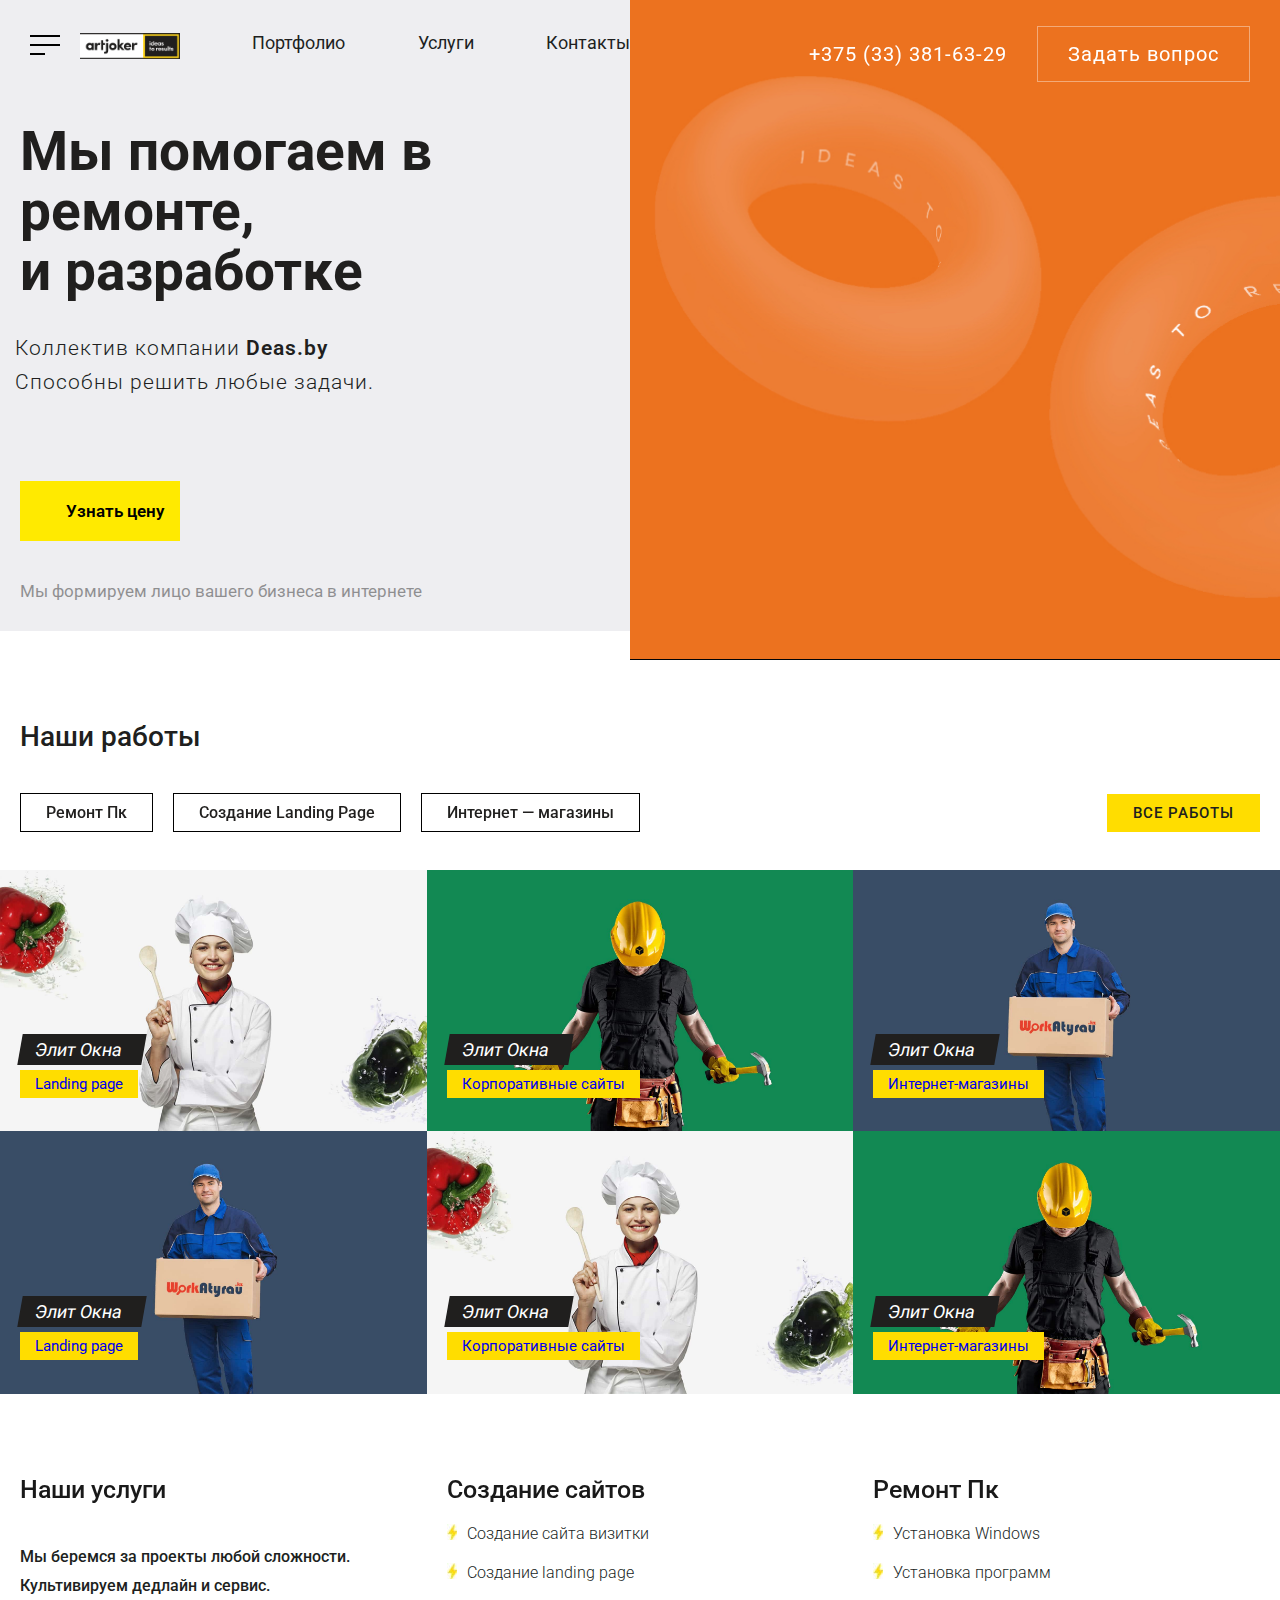
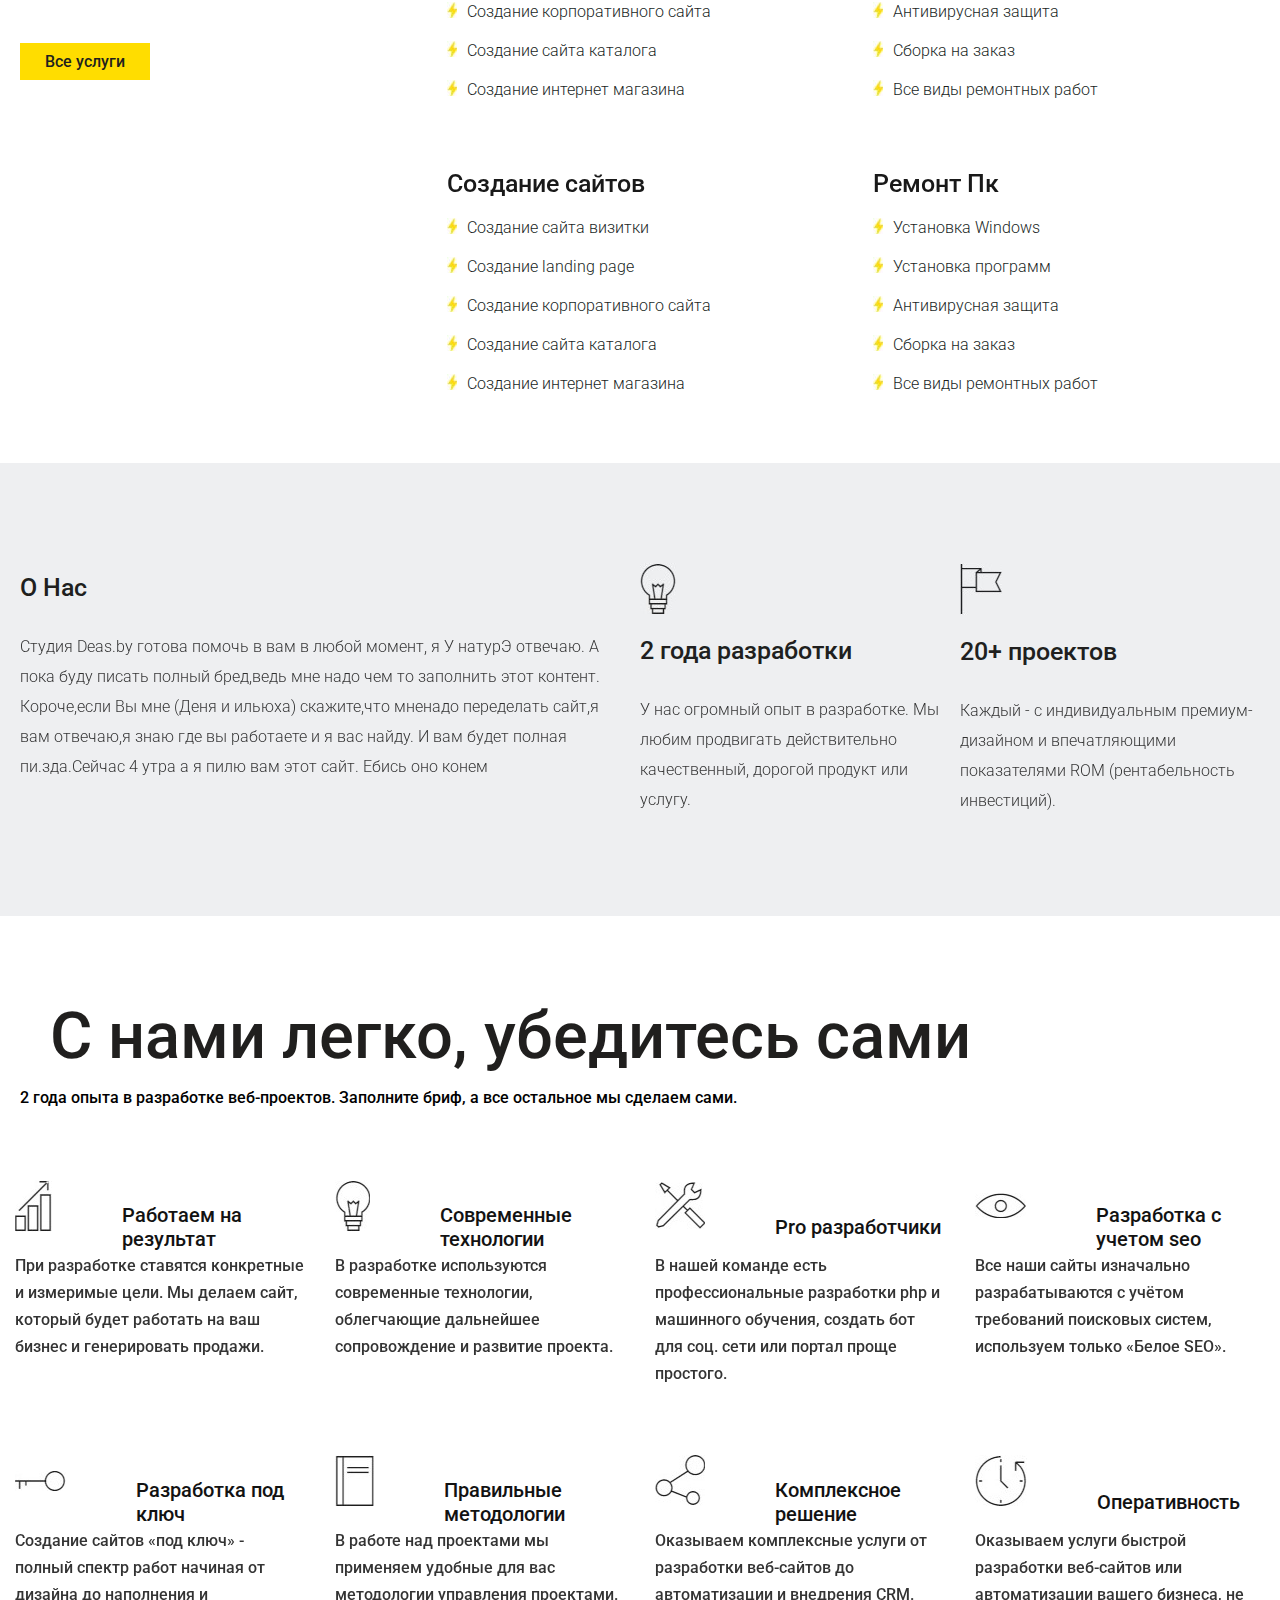
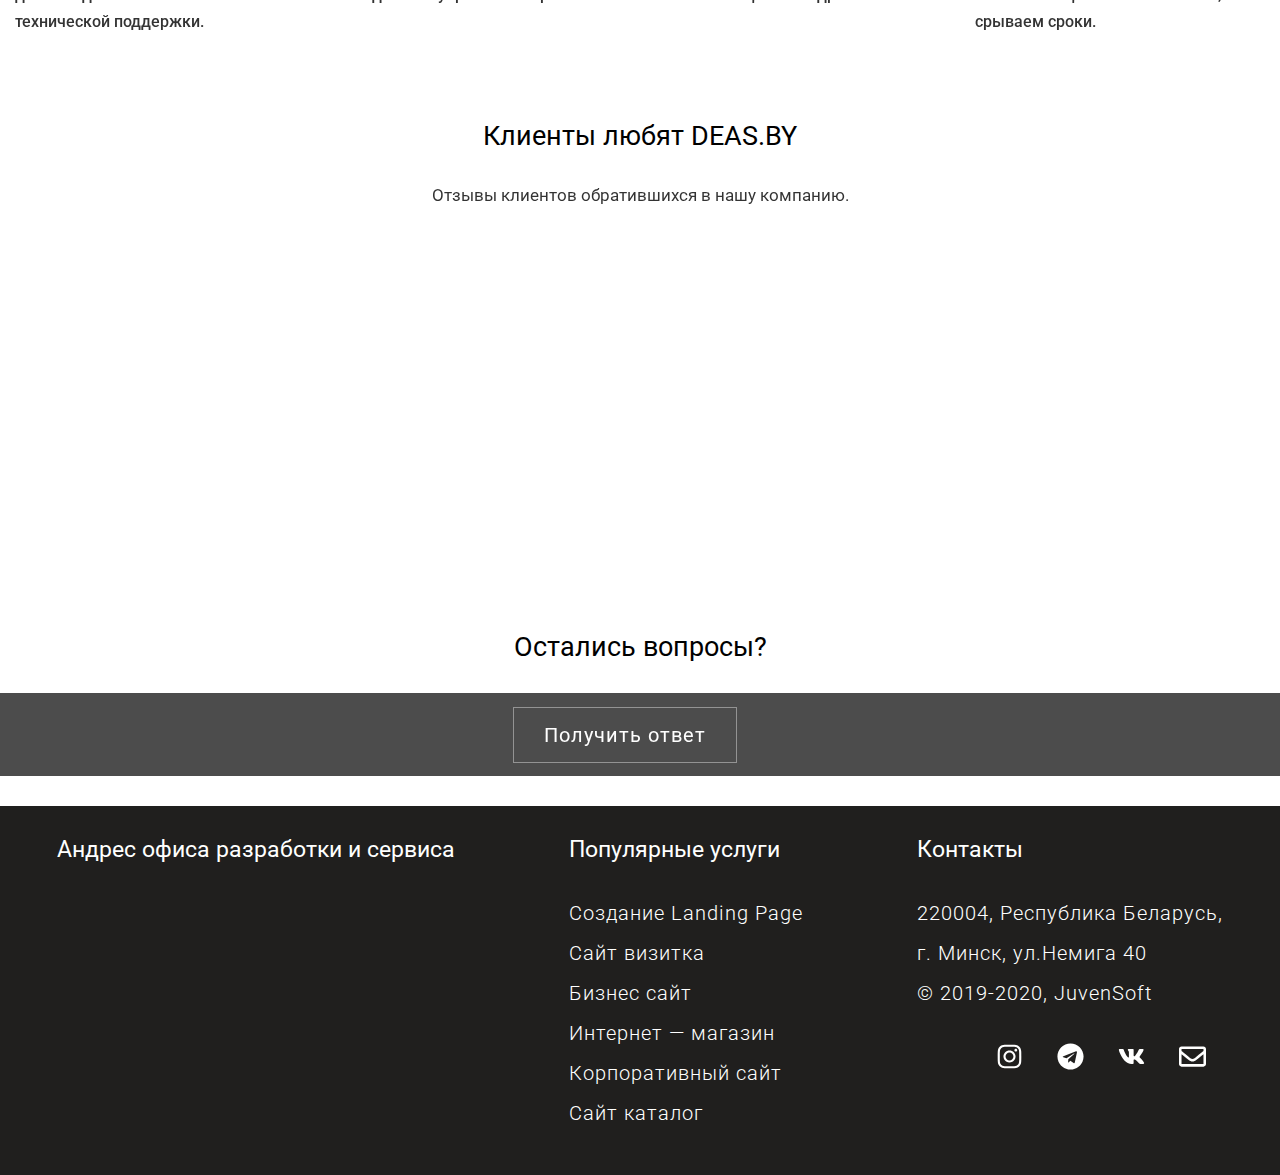
<file: index.html>
<!DOCTYPE html>
<html lang="en">
<head>
    <meta charset="UTF-8">
    <meta name="viewport" content="width=device-width, initial-scale=1.0">
    <meta http-equiv="X-UA-Compatible" content="ie=edge">
    <link href="https://fonts.googleapis.com/css?family=Roboto:300,400,700&display=swap" rel="stylesheet">
    <link rel="shortcut icon" href="img/juvensoft.jpg" type="image/x-icon">
    <link rel="stylesheet" href="css/main.css">
  
    <title>Deal.by</title>
</head>
<body>
    <svg xmlns="http://www.w3.org/2000/svg" class="svg">
        <symbol id="gmail"
         xmlns="http://www.w3.org/2000/svg" viewBox="0 0 512 512"
          class="svg-inline--fa fa-envelope fa-w-16 fa-2x">
          <path fill="currentColor"
           d="M464 64H48C21.49 64 0 85.49 0 112v288c0 26.51 21.49 48 48 48h416c26.51 0 48-21.49 48-48V112c0-26.51-21.49-48-48-48zm0 48v40.805c-22.422 18.259-58.168 46.651-134.587 106.49-16.841 13.247-50.201 45.072-73.413 44.701-23.208.375-56.579-31.459-73.413-44.701C106.18 199.465 70.425 171.067 48 152.805V112h416zM48 400V214.398c22.914 18.251 55.409 43.862 104.938 82.646 21.857 17.205 60.134 55.186 103.062 54.955 42.717.231 80.509-37.199 103.053-54.947 49.528-38.783 82.032-64.401 104.947-82.653V400H48z" class=""></path>
        </symbol>
        <symbol id="telegram"
         xmlns="http://www.w3.org/2000/svg" viewBox="0 0 496 512"
          class="svg-inline--fa fa-telegram fa-w-16 fa-2x">
          <path fill="currentColor"
           d="M248 8C111 8 0 119 0 256s111 248 248 248 248-111 248-248S385 8 248 8zm121.8 169.9l-40.7 191.8c-3 13.6-11.1 16.9-22.4 10.5l-62-45.7-29.9 28.8c-3.3 3.3-6.1 6.1-12.5 6.1l4.4-63.1 114.9-103.8c5-4.4-1.1-6.9-7.7-2.5l-142 89.4-61.2-19.1c-13.3-4.2-13.6-13.3 2.8-19.7l239.1-92.2c11.1-4 20.8 2.7 17.2 19.5z">
          </symbol>
        <symbol id="vcontacte" xmlns="http://www.w3.org/2000/svg" viewBox="0 0 576 512">
            <path fill="currentColor"
                d="M545 117.7c3.7-12.5 0-21.7-17.8-21.7h-58.9c-15 0-21.9 7.9-25.6 16.7 0 0-30 73.1-72.4 120.5-13.7 13.7-20 18.1-27.5 18.1-3.7 0-9.4-4.4-9.4-16.9V117.7c0-15-4.2-21.7-16.6-21.7h-92.6c-9.4 0-15 7-15 13.5 0 14.2 21.2 17.5 23.4 57.5v86.8c0 19-3.4 22.5-10.9 22.5-20 0-68.6-73.4-97.4-157.4-5.8-16.3-11.5-22.9-26.6-22.9H38.8c-16.8 0-20.2 7.9-20.2 16.7 0 15.6 20 93.1 93.1 195.5C160.4 378.1 229 416 291.4 416c37.5 0 42.1-8.4 42.1-22.9 0-66.8-3.4-73.1 15.4-73.1 8.7 0 23.7 4.4 58.7 38.1 40 40 46.6 57.9 69 57.9h58.9c16.8 0 25.3-8.4 20.4-25-11.2-34.9-86.9-106.7-90.3-111.5-8.7-11.2-6.2-16.2 0-26.2.1-.1 72-101.3 79.4-135.6z">
            </path>
        </symbol>
        <symbol id="instagram" viewBox="0 0 448 512">
            <path fill="currentColor"
                d="M224.1 141c-63.6 0-114.9 51.3-114.9 114.9s51.3 114.9 114.9 114.9S339 319.5 339 255.9 287.7 141 224.1 141zm0 189.6c-41.1 0-74.7-33.5-74.7-74.7s33.5-74.7 74.7-74.7 74.7 33.5 74.7 74.7-33.6 74.7-74.7 74.7zm146.4-194.3c0 14.9-12 26.8-26.8 26.8-14.9 0-26.8-12-26.8-26.8s12-26.8 26.8-26.8 26.8 12 26.8 26.8zm76.1 27.2c-1.7-35.9-9.9-67.7-36.2-93.9-26.2-26.2-58-34.4-93.9-36.2-37-2.1-147.9-2.1-184.9 0-35.8 1.7-67.6 9.9-93.9 36.1s-34.4 58-36.2 93.9c-2.1 37-2.1 147.9 0 184.9 1.7 35.9 9.9 67.7 36.2 93.9s58 34.4 93.9 36.2c37 2.1 147.9 2.1 184.9 0 35.9-1.7 67.7-9.9 93.9-36.2 26.2-26.2 34.4-58 36.2-93.9 2.1-37 2.1-147.8 0-184.8zM398.8 388c-7.8 19.6-22.9 34.7-42.6 42.6-29.5 11.7-99.5 9-132.1 9s-102.7 2.6-132.1-9c-19.6-7.8-34.7-22.9-42.6-42.6-11.7-29.5-9-99.5-9-132.1s-2.6-102.7 9-132.1c7.8-19.6 22.9-34.7 42.6-42.6 29.5-11.7 99.5-9 132.1-9s102.7-2.6 132.1 9c19.6 7.8 34.7 22.9 42.6 42.6 11.7 29.5 9 99.5 9 132.1s2.7 102.7-9 132.1z">
            </path>
        </symbol>
        <symbol id="viber"  viewBox="0 0 512 512">
            <path fill="currentColor"
         d="M444 49.9C431.3 38.2 379.9.9 265.3.4c0 0-135.1-8.1-200.9 52.3C27.8 89.3 14.9 143 13.5 209.5c-1.4 66.5-3.1 191.1 117 224.9h.1l-.1 51.6s-.8 20.9 13 25.1c16.6 5.2 26.4-10.7 42.3-27.8 8.7-9.4 20.7-23.2 29.8-33.7 82.2 6.9 145.3-8.9 152.5-11.2 16.6-5.4 110.5-17.4 125.7-142 15.8-128.6-7.6-209.8-49.8-246.5zM457.9 287c-12.9 104-89 110.6-103 115.1-6 1.9-61.5 15.7-131.2 11.2 0 0-52 62.7-68.2 79-5.3 5.3-11.1 4.8-11-5.7 0-6.9.4-85.7.4-85.7-.1 0-.1 0 0 0-101.8-28.2-95.8-134.3-94.7-189.8 1.1-55.5 11.6-101 42.6-131.6 55.7-50.5 170.4-43 170.4-43 96.9.4 143.3 29.6 154.1 39.4 35.7 30.6 53.9 103.8 40.6 211.1zm-139-80.8c.4 8.6-12.5 9.2-12.9.6-1.1-22-11.4-32.7-32.6-33.9-8.6-.5-7.8-13.4.7-12.9 27.9 1.5 43.4 17.5 44.8 46.2zm20.3 11.3c1-42.4-25.5-75.6-75.8-79.3-8.5-.6-7.6-13.5.9-12.9 58 4.2 88.9 44.1 87.8 92.5-.1 8.6-13.1 8.2-12.9-.3zm47 13.4c.1 8.6-12.9 8.7-12.9.1-.6-81.5-54.9-125.9-120.8-126.4-8.5-.1-8.5-12.9 0-12.9 73.7.5 133 51.4 133.7 139.2zM374.9 329v.2c-10.8 19-31 40-51.8 33.3l-.2-.3c-21.1-5.9-70.8-31.5-102.2-56.5-16.2-12.8-31-27.9-42.4-42.4-10.3-12.9-20.7-28.2-30.8-46.6-21.3-38.5-26-55.7-26-55.7-6.7-20.8 14.2-41 33.3-51.8h.2c9.2-4.8 18-3.2 23.9 3.9 0 0 12.4 14.8 17.7 22.1 5 6.8 11.7 17.7 15.2 23.8 6.1 10.9 2.3 22-3.7 26.6l-12 9.6c-6.1 4.9-5.3 14-5.3 14s17.8 67.3 84.3 84.3c0 0 9.1.8 14-5.3l9.6-12c4.6-6 15.7-9.8 26.6-3.7 14.7 8.3 33.4 21.2 45.8 32.9 7 5.7 8.6 14.4 3.8 23.6z" >
        </path>
        </symbol>
        </svg>
<header>
    <div class="header_burger">
        <span>
        </span>
    </div>
    <div class="header_fon_black">
      
      
        <div class="translate">
            <div class="menu_wrapper">

                <div class="menu_inner">
                <div class="menu_banner">
        <img src="img/juvebDemo.PNG" alt="svg" class="banner_deas">
                </div>
                <div class="menu_telephone">
                    <div class="menu_telephone_btn">
                        <a href="tel:+375333816329">
                            <span class="header_tel">+375 (33) 381-63-29</span>
                        </a>
                    </div>
                    <div>
                        <a href="tel:+375291944536">
                            <span class="header_tel">+375 (29) 194-45-36</span>
                        </a>
                    </div>
                </div>
                <div class="menu_svg">
                        <a href="#instagram">
                            <svg>
                                <use href="#instagram"></use>
                            </svg>
                        </a>
                        <a href="#telegram">
                                <svg>
                                    <use href="#telegram"></use>
                                </svg>
                        </a>
                        <a href="#vcontacte">
                                 <svg>
                                     <use href="#vcontacte"></use>
                                </svg>
                        </a>
                        <a href="#gmail">
                                 <svg>
                                    <use href="#gmail"></use>
                                 </svg>
                        </a>   
                </div>
                </div>
                                       
                </div>
                <div class="header_block_row">
                    <div class="header_navigation">
                        <nav class="nav_content nav_link_block">
                            <a href="index.html" class="header_link">Главная</a> 
                            <a href="index.html#prise" class="header_link">Цены</a>
                            <a href="#" class="header_link">Работы</a>
                            <a href="#" class="header_link">Как мы работаем?</a>
                            <a href="#" class="header_link">Наши преимущества</a>
                            <a href="#" class="header_link">Контакты</a>
                        </nav>
                    </div>
                    <div class="header_servisec">
                       
                        <nav class="nav_servisec nav_link_block">
                            <strong>
                                Услуги
                            </strong>
                            <a href="#" class="header_link">Создание Landing Page</a>
                            <a href="#" class="header_link">Сайт визитка</a>
                            <a href="#" class="header_link">Бизнес сайт</a>
                            <a href="#" class="header_link">Интернет — магазин</a>
                            <a href="#" class="header_link">Корпоративный сайт</a>
                            <a href="#" class="header_link">Сайт каталог</a>
                        </nav>
                    </div>
                    <div class="header_contacts">
                        <div>
                            <strong>Контакты</strong> 
                            <p>220004, Республика Беларусь,</p> 
                            <p>г. Минск, ул.Немига 40</p>
                        
                            <p>© 2019-2020, JuvenSoft</p>
                        </div>
                     
                    </div>
                    
                </div>      
                <div >
           <p class="menu_nizhnee">
           </p>
           <p class="menu_nizhnee_text">мы формируем лицо вашего бизнеса в интернете</p>
                </div>
              
        </div>
       


    </div>
</header>

<section class="modal_form">
    <div id="modal_form">
        <div id="filter" onclick="show('none')"></div>
        <div class="modal_dialog" role="document">
            <div class="modal_content">
                <div class="modal_body">
                  <button type="button" class="close" data-dismiss="modal" aria-label="Close" onclick="show('none')">×</button>
                    <form class="form">
                        <input type="hidden" name="cid" value="1580416643.1568062872">  
                        <input id="modal_type" type="hidden" name="type" value="DEV">                    
                        <div class="h3" id="myModalLabel">Заказать сайт</div>
                        <hr>
                        <p>В течение <b>30 минут</b> наш менеджер свяжется с Вами для уточнения деталей и подготовит коммерческое предложение индивидуально для Вас</p>
                        <label>Номер телефона<span>*</span></label> <br>
                        <input type="text" required="required" name="phone" 
                        placeholder="Ваш номер телефона"> <br>
                        <label>E-mail адрес</label>  <br>
                        <input type="text" name="mail" placeholder="E-mail адрес"> <br>
                        <label>Напишите все, что считаете нужным</label>
                        <textarea rows="4" name="comment"></textarea>
                        <div class="checkbox_wrapper">
                        <input type="checkbox" checked="checked" name="policy" value="1"> 
                        <label class="label_text">Я согласен на обработку данных.
                             <a href="politika_konfidentsialnosti.html" target="_blank">Подробнее</a></label>
                        </div>
                        <button type="submit" id="myModalFooter" class="mybtn w100 eventbtn">Заказать</button>
                    </form>
                </div>
            </div>
        </div>
    </div>
       
</section>

<section class="face_header">
    <div class="face_header_wrapper">
        <div class="face_header_screen">
          <div class="face_header_inner">
<div>
    <a href="index.html"><img src="img/juvebDemo.PNG" alt="" class="face_header_img"></a> 

</div>
<div class="face_header_portfolio">
    <a href="portfolio.html" class="face_header_link">Портфолио</a>
</div>
<div class="face_header_servis">
    <a href="index.html#servis" class="face_header_link">Услуги</a>
</div>
<div class="face_header_kontakty">
    <a href="index.html#kontakty" class="face_header_link">Контакты</a>
</div>
          </div>  
          <div class="h1">
            <h1>Мы помогаем  в ремонте, <br> и разработке </h1>  
          </div>
      
     <div class="online_text">
        <p class="online_text_btn"> Коллектив компании
             <span class="online_text_juven">Deas.by </span>
            <p> Способны решить любые задачи.</p>
            
             <p class="typed-text">  </p><p class="cursor">&nbsp;</p></p>
      </div>

      <div class="face_header_sumbit">
        <input type="submit" value="Узнать цену" class="sumbit_form">
    </div>
    <div>
        <p class="online_text_opacity">Мы формируем лицо вашего бизнеса в интернете</p>
    </div>
        </div>
      
      


        <div class="face_header_screen_two">
            <div class="slideshow-container">

                <div class="mySlides fade">
                  <img src="img/fon_2.PNG"  class="slider">
                </div>
              
                <div class="mySlides fade">
                  <img src="img/fon_1.PNG" class="slider">
                </div>
              
                <div class="mySlides fade">
                    <img src="img/fon_3.PNG" class="slider">
                  </div> 
              </div>

              <div class="slider_text">
                  <div>
                    <a href="tel:+375333816329">
                        <p class="slider_tel">+375 (33) 381-63-29</p>
                    </a>
                  </div>
                  <div class="slider_form">
    <a href="index.html#contacts" tabindex="0" onclick="show('block')">Задать вопрос</a>
                  </div>
              </div>
        </div>
    </div>
</section>

<section class="work">
    <div class="work_text">
        <p>
            Наши работы
        </p>
    </div>

    <div class="work_column_inner">
        <div class="block_column_inner">
     <div>
        <a href="#">Ремонт Пк</a>
     </div>
     <div>
        <a href="#">Создание Landing Page</a>
     </div>
     <div>
         <a href="#">Интернет — магазины</a>
     </div>
        </div>
        <div class="col_btn">
<a href="#"> Все работы</a>
        </div>
    </div>
    <div class="work_img">
        <div class="work_image_wrap">
           
            <div>    
                    <img src="img/previews-armatak.jpg" alt="" class="work_svg">  
            </div>
            <div class="work_text_center">
                <p class="title">Элит Окна</p> 
                <a href="#" class="category">Landing page</a>
            </div>
        </div>
        <div class="work_image_wrap">
           
            <div>    
                    <img src="img/previews-asp.jpg" alt="" class="work_svg">  
            </div>
            <div class="work_text_center">
                <p class="title">Элит Окна</p> 
                <a href="#" class="category">Корпоративные сайты</a>
            </div>
        </div>
        <div class="work_image_wrap">
           
            <div>    
                    <img src="img/previews-work.jpg" alt="" class="work_svg">  
            </div>
            <div class="work_text_center">
                <p class="title">Элит Окна</p> 
                <a href="#" class="category">Интернет-магазины</a>
            </div>
        </div>
    </div>
    <div class="work_img work_img_2">
        <div class="work_image_wrap">
           
            <div>    
                    <img src="img/previews-work.jpg" alt="" class="work_svg">  
            </div>
            <div class="work_text_center">
                <p class="title">Элит Окна</p> 
                <a href="#" class="category">Landing page</a>
            </div>
        </div>
        <div class="work_image_wrap">
           
            <div>    
                    <img src="img/previews-armatak.jpg" alt="" class="work_svg">  
            </div>
            <div class="work_text_center">
                <p class="title">Элит Окна</p> 
                <a href="#" class="category">Корпоративные сайты</a>
            </div>
        </div>
        <div class="work_image_wrap">
           
            <div>    
                    <img src="img/previews-asp.jpg " alt="" class="work_svg">  
            </div>
            <div class="work_text_center">
                <p class="title">Элит Окна</p> 
                <a href="#" class="category">Интернет-магазины</a>
            </div>
        </div>
    </div>
</section>

<section class="yslygi">
     <div class="yslygi_block">

        <div class="yslygi_bl_btn">
     <div class="block_width">
                <div>
                    <h2 class="h2_block">Наши услуги</h2>
                </div>
                <div class="ysl_span">
                    <span >
                        Мы беремся за проекты любой сложности. <br>
                        Культивируем дедлайн и сервис. 
                    </span>
                </div>
                <div class="yslygi_text_left">
                    <a href="#"> Все услуги</a>
                            </div>
     </div>
      <div class="block_width">
    <div>
        <h2>
            Создание сайтов   
        </h2>
    </div>
    <div class="yslygi_img_text">
        <div class="yslygi_img">
            <div>
                <img src="img/strela.jpg" alt="" class="ysl_svg">
            </div>
            <div>
                <span>
                    Создание сайта визитки   
                </span>
            </div>
        </div>
        <div class="yslygi_img">
            <div>
                <img src="img/strela.jpg" alt="" class="ysl_svg">
            </div>
            <div>
                <span>
                    Создание landing page   
                </span>
            </div>
        </div>
        <div class="yslygi_img">
            <div>
                <img src="img/strela.jpg" alt="" class="ysl_svg">
            </div>
            <div>
                <span>
                    Создание корпоративного сайта 
                </span>
            </div>
        </div>
        <div class="yslygi_img">
            <div>
                <img src="img/strela.jpg" alt="" class="ysl_svg">
            </div>
            <div>
                <span>
                    Создание сайта каталога
                </span>
            </div>
        </div>
        <div class="yslygi_img">
            <div>
                <img src="img/strela.jpg" alt="" class="ysl_svg">
            </div>
            <div>
                <span>
                    Создание интернет магазина
                </span>
            </div>
        </div>
    </div>
      </div>
      <div class="block_width">
    <div>
        <h2>
        Ремонт Пк 
        </h2>
    </div>
    <div class="yslygi_img_text">
        <div class="yslygi_img">
            <div>
                <img src="img/strela.jpg" alt="" class="ysl_svg">
            </div>
            <div>
                <span>
                    Установка Windows 
                </span>
            </div>
        </div>
        <div class="yslygi_img">
            <div>
                <img src="img/strela.jpg" alt="" class="ysl_svg">
            </div>
            <div>
                <span>
                    Установка программ
                </span>
            </div>
        </div>
        <div class="yslygi_img">
            <div>
                <img src="img/strela.jpg" alt="" class="ysl_svg">
            </div>
            <div>
                <span>
                    Антивирусная защита
                </span>
            </div>
        </div>
        <div class="yslygi_img">
            <div>
                <img src="img/strela.jpg" alt="" class="ysl_svg">
            </div>
            <div>
                <span>
                 Сборка на заказ
                </span>
            </div>
        </div>
        <div class="yslygi_img">
            <div>
                <img src="img/strela.jpg" alt="" class="ysl_svg">
            </div>
            <div>
                <span>
                    Все виды ремонтных работ
                </span>
            </div>
        </div>
    </div>
      </div>

        </div>         
     </div>
     <div class="yslygi_block yslygi_block_2"> 
            <div class="yslygi_bl_btn">
                <div class="block_width">   
                </div>
              <div class="block_width">
        <div>
            <h2>
                Создание сайтов   
            </h2>
        </div>
        <div class="yslygi_img_text">
            <div class="yslygi_img">
                <div>
                    <img src="img/strela.jpg" alt="" class="ysl_svg">
                </div>
                <div>
                    <span>
                        Создание сайта визитки   
                    </span>
                </div>
            </div>
            <div class="yslygi_img">
                <div>
                    <img src="img/strela.jpg" alt="" class="ysl_svg">
                </div>
                <div>
                    <span>
                        Создание landing page   
                    </span>
                </div>
            </div>
            <div class="yslygi_img">
                <div>
                    <img src="img/strela.jpg" alt="" class="ysl_svg">
                </div>
                <div>
                    <span>
                        Создание корпоративного сайта 
                    </span>
                </div>
            </div>
            <div class="yslygi_img">
                <div>
                    <img src="img/strela.jpg" alt="" class="ysl_svg">
                </div>
                <div>
                    <span>
                        Создание сайта каталога
                    </span>
                </div>
            </div>
            <div class="yslygi_img">
                <div>
                    <img src="img/strela.jpg" alt="" class="ysl_svg">
                </div>
                <div>
                    <span>
                        Создание интернет магазина
                    </span>
                </div>
            </div>
        </div>
              </div>
    
     <div class="block_width">
        <div>
            <h2>
            Ремонт Пк 
            </h2>
        </div>
        <div class="yslygi_img_text">
            <div class="yslygi_img">
                <div>
                    <img src="img/strela.jpg" alt="" class="ysl_svg">
                </div>
                <div>
                    <span>
                        Установка Windows 
                    </span>
                </div>
            </div>
            <div class="yslygi_img">
                <div>
                    <img src="img/strela.jpg" alt="" class="ysl_svg">
                </div>
                <div>
                    <span>
                        Установка программ
                    </span>
                </div>
            </div>
            <div class="yslygi_img">
                <div>
                    <img src="img/strela.jpg" alt="" class="ysl_svg">
                </div>
                <div>
                    <span>
                        Антивирусная защита
                    </span>
                </div>
            </div>
            <div class="yslygi_img">
                <div>
                    <img src="img/strela.jpg" alt="" class="ysl_svg">
                </div>
                <div>
                    <span>
                     Сборка на заказ
                    </span>
                </div>
            </div>
            <div class="yslygi_img">
                <div>
                    <img src="img/strela.jpg" alt="" class="ysl_svg">
                </div>
                <div>
                    <span>
                        Все виды ремонтных работ
                    </span>
                </div>
            </div>
        </div>
     </div>
            </div>         
     </div> 
</section>  

<section class="onas">
<div class="onas_block">

    <div class="onas_block_1">
        <h3>О Нас</h3>
        <p>
        Студия Deas.by готова помочь в вам в любой момент,
        я У натурЭ отвечаю. А пока буду писать полный
        бред,ведь мне надо чем то заполнить этот контент.
        Короче,если Вы мне (Деня и ильюха) скажите,что мненадо переделать сайт,я вам отвечаю,я знаю где вы работаете
        и я вас найду. И вам будет полная пи.зда.Сейчас 4 утра а я пилю 
            вам этот сайт. Ебись оно конем
       
        </p>
    </div>
    <div class="onas_block_2">
        <div>
            <img src="img/lap.jpg" alt="">
        </div>
        <div>
            <h4>2 года разработки</h4>
        </div>
        <div>
            <p>  
            У нас огромный опыт в разработке. Мы любим
             продвигать действительно качественный, 
             дорогой продукт или услугу.  
            </p>
        </div>
    </div>


    <div class="onas_block_2">
        <div>
            <img src="img/fl.jpg" alt="">
        </div>
        <div>
            <h4>20+ проектов</h4>
        </div>
        <div>
            <p>
            Каждый - с индивидуальным премиум-дизайном и
             впечатляющими показателями ROM (рентабельность 
             инвестиций).  
            </p>
        </div>
    </div>
</div>
</section>

<section class="wrap_text">
<div class="wrap_text_btn">
    <h5>
        С нами легко, убедитесь сами   
    </h5>
    <p>
        2 года опыта в разработке веб-проектов. Заполните бриф, а все остальное мы сделаем сами.   
    </p>
</div>
<div class="wrap_text_block">

    <div class="wrap_text_block_1">
        <div class="wrap_padding">
            <div class="wrap_block_flex">
<div>
    <img src="img/wp3.jpg" alt="">
</div>
<div>
    <h6>
        Работаем на результат    
    </h6>
</div>
            </div>
            <div>
<p>
    При разработке ставятся конкретные и измеримые цели.
     Мы делаем сайт, который будет работать
     на ваш бизнес и генерировать продажи.
</p>
            </div>
        </div>
        <div class="wrap_padding">
            <div class="wrap_block_flex">
<div>
    <img src="img/wp7.jpg" alt="">
</div>
<div>
    <h6>
        Современные технологии  
    </h6>
</div>
            </div>
            <div>
<p>
    В разработке используются современные технологии, 
    облегчающие дальнейшее сопровождение 
    и развитие проекта.
</p>
            </div>
        </div>
        <div class="wrap_padding">
            <div class="wrap_block_flex">
<div>
    <img src="img/wp4.jpg" alt="">
</div>
<div>
    <h6>
       Pro разработчики   
    </h6>
</div>
            </div>
            <div>
<p>
    В нашей команде есть профессиональные разработки 
    php и машинного обучения, создать бот для соц. сети 
    или портал проще простого.
</p>
            </div>
        </div>
        <div class="wrap_padding">
            <div class="wrap_block_flex">
<div>
    <img src="img/wp5.jpg" alt="">
</div>
<div>
    <h6>
        Разработка с учетом seo   
    </h6>
</div>
            </div>
            <div>
<p>
    Все наши сайты изначально разрабатываются 
    с учётом требований поисковых систем, используем 
    только «Белое SEO».
</p>
            </div>
        </div>
    </div>
    <div class="wrap_text_block_1 wrap_text_block_2">
        <div class="wrap_padding">
            <div class="wrap_block_flex">
<div>
    <img src="img/wp2.jpg" alt="">
</div>
<div>
    <h6>
      Разработка под ключ  
    </h6>
</div>
            </div>
            <div>
<p>
    Создание сайтов «под ключ» - 
    полный спектр работ начиная от 
    дизайна до наполнения и технической 
    поддержки.
</p>
            </div>
        </div>
        <div class="wrap_padding">
            <div class="wrap_block_flex">
<div>
    <img src="img/wp6.jpg" alt="">
</div>
<div>
    <h6>
       Правильные методологии
    </h6>
</div>
            </div>
            <div>
<p>
    В работе над проектами мы 
    применяем удобные для вас методологии 
    управления проектами.
</p>
            </div>
        </div>
        <div class="wrap_padding">
            <div class="wrap_block_flex">
<div>
    <img src="img/wp1.jpg" alt="">
</div>
<div>
    <h6>
     Комплексное решение  
    </h6>
</div>
            </div>
            <div>
<p>
    Оказываем комплексные услуги от 
    разработки веб-сайтов до автоматизации и 
    внедрения CRM.
</p>
            </div>
        </div>
        <div class="wrap_padding">
            <div class="wrap_block_flex">
<div>
    <img src="img/wp.jpg" alt="">
</div>
<div>
    <h6>
        Оперативность
    </h6>
</div>
            </div>
            <div>
<p>
    Оказываем услуги быстрой разработки веб-сайтов 
    или автоматизации вашего бизнеса, не срываем сроки.
</p>
            </div>
        </div>
    </div>
</div>
</section>

<section>
    
    <div class="feedback">
<span>
    Клиенты любят DEAS.BY
</span>
<p>
    Отзывы клиентов обратившихся в нашу компанию.
</p>
    </div>
    <div class="feedback_video">
        <div class="feedback_block_video">
            <iframe width="360" height="280" src="https://www.youtube.com/embed/HJA92LQrsvw"
             frameborder="0" allow="accelerometer; autoplay; encrypted-media; gyroscope; picture-in-picture" 
             allowfullscreen class="feedback_video_btn"></iframe>  
        </div>
        <div class="feedback_block_video">
            <iframe width="360" height="280" src="https://www.youtube.com/embed/HJA92LQrsvw" 
            frameborder="0" allow="accelerometer; autoplay; encrypted-media; gyroscope; picture-in-picture" 
            allowfullscreen class="feedback_video_btn"></iframe>  
        </div>
        <div class="feedback_block_video">
            <iframe width="360" height="280" src="https://www.youtube.com/embed/HJA92LQrsvw" 
            frameborder="0" allow="accelerometer; autoplay; encrypted-media; gyroscope; picture-in-picture" 
            allowfullscreen class="feedback_video_btn"></iframe>  
        </div>
    </div>
    <div class="feedback">
        <span>
            Остались вопросы?
        </span>

        <div class="feedback_form">
            <div class="slider_form feedback_form_btn">
                <a href="index.html#contacts" tabindex="0" onclick="show('block')">Получить ответ</a>
                              </div>   
        </div>
    </div>
</section>

<footer id="kontakty">
    <div class="footer_block">
        
            <div>
                <div>
                    <p>
                        Андрес офиса разработки и сервиса
                                </p>
                </div>
                <div class="karta">
    <iframe src="https://www.google.com/maps/embed?pb=!1m18!1m12!1m3!1d2363.064315001125!2d27.132936315399373!3d53.681479157257094!2m3!1f0!2f0!3f0!3m2!1i1024!2i768!4f13.1!3m3!1m2!1s0x46d9641800f918e9%3A0x4e9343d85a81d805!2z0YPQuy4g0KTRg9GA0LzQsNC90L7QstCwIDIsINCU0LfQtdGA0LbQuNC90YHQug!5e0!3m2!1sru!2sby!4v1576585005510!5m2!1sru!2sby" 
    width="100%" height=250" frameborder="0" style="border:0;" allowfullscreen=""></iframe>
            </div>
            </div>
           
        <div>
            <p>
                Популярные услуги 
            </p>
            <div>
                <nav class="">
                    <ul class="footer_ul">
                        <li>Создание Landing Page</li>
                        <li>Сайт визитка</li>
                        <li>Бизнес сайт</li>
                        <li>Интернет — магазин</li>
                        <li>Корпоративный сайт</li>
                        <li>Сайт каталог</li>
                    </ul>
                </nav>
            </div>
        </div>
        <div>
            <div>
                <div>
                    <p>
                        Контакты   
                    </p>
                </div>
               
                <div class="footer_contakt">
                    <span>220004, Республика Беларусь,</span> <br>
                    <span>г. Минск, ул.Немига 40</span> <br>
                
                    <span>© 2019-2020, JuvenSoft</span> <br>
                </div>
            </div>
          
            <div class="footer_menu_svg">
                <a href="#instagram">
                    <svg>
                        <use href="#instagram"></use>
                    </svg>
                </a>
                <a href="#telegram">
                        <svg>
                            <use href="#telegram"></use>
                        </svg>
                </a>
                <a href="#vcontacte">
                         <svg>
                             <use href="#vcontacte"></use>
                        </svg>
                </a>
                <a href="#gmail">
                         <svg>
                            <use href="#gmail"></use>
                         </svg>
                </a>   
        </div>
        </div>
        
    </div>
    <a id="button"></a>
    </footer>
    
<script src="js/particles.js"></script>
<script src="https://code.jquery.com/jquery-3.4.1.min.js"></script>
<script src="js/script.js"></script>    
</body>
</html>

<!-- -webkit-transform: skew(-10deg); --
</file>
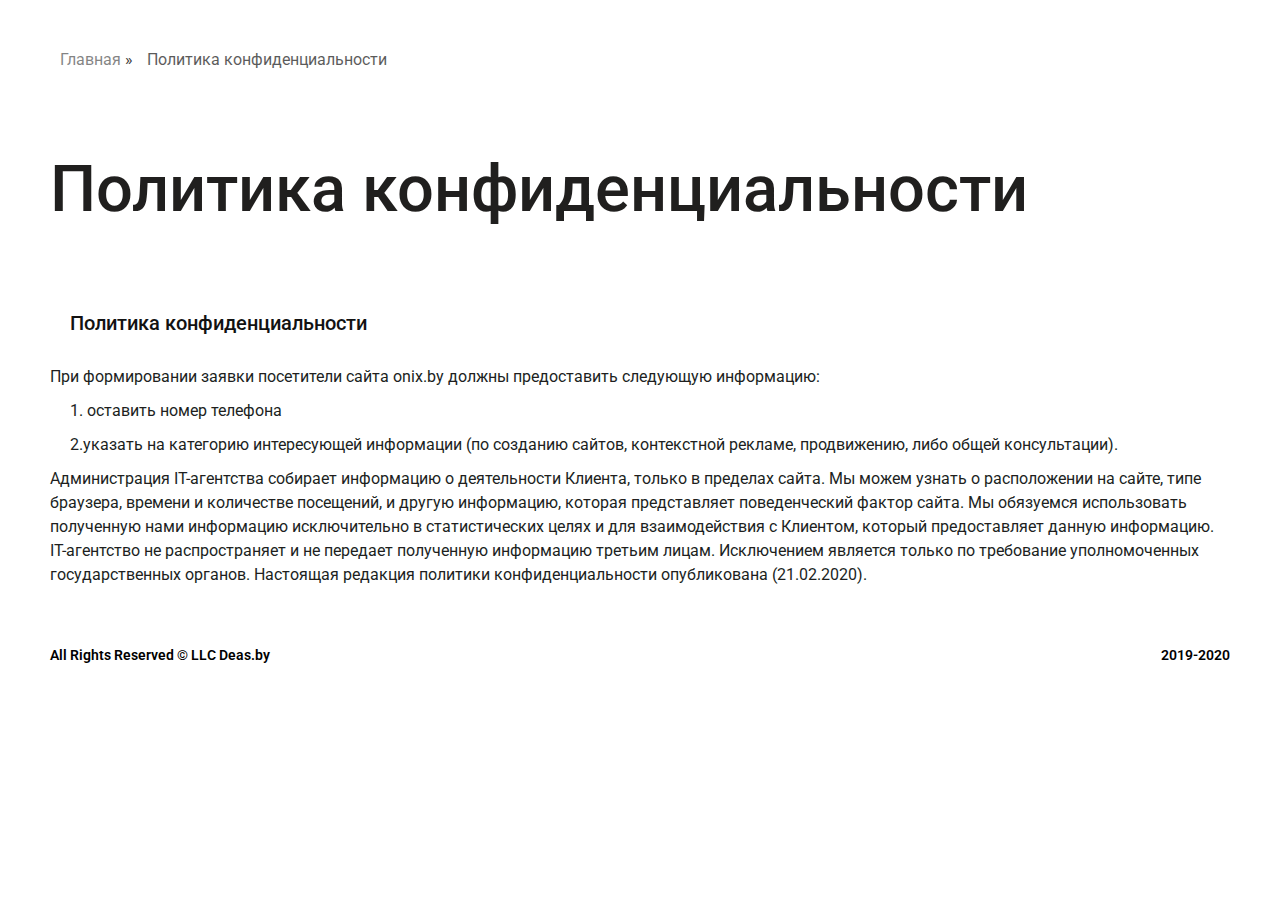
<file: politika_konfidentsialnosti.html>
<!DOCTYPE html>
<html lang="en">
<head>
    <meta charset="UTF-8">
    <meta name="viewport" content="width=device-width, initial-scale=1.0">
    <meta http-equiv="X-UA-Compatible" content="ie=edge">
    <link href="https://fonts.googleapis.com/css?family=Roboto:300,400,700&display=swap" rel="stylesheet">
    <link rel="shortcut icon" href="img/juvensoft.jpg" type="image/x-icon">
    <link rel="stylesheet" href="css/main.css">
    <title>JuvenSoft</title>
</head>
<body>
    
    <div class="politika">
        <span> <a href="index.html">Главная</a> » 
            <span class="breadcrumb_last">Политика конфиденциальности</span></span>
    </div>
    <div>
        <h5>
            Политика конфиденциальности     
        </h5>
    </div>
    <div>
        <h6>
            Политика конфиденциальности  
        </h6>
    </div>
    <div class="politika_text">
        <p>
            При формировании заявки посетители сайта onix.by 
            должны предоставить следующую информацию:
        </p>
        <div class="politika_text_btn">
            <p>
                1. оставить номер телефона
            </p>
            <p>
                2.указать на категорию интересующей информации
                 (по созданию сайтов, контекстной рекламе, продвижению, либо общей консультации).
            </p>
        </div>
        <p>
            Администрация IT-агентства собирает информацию о деятельности
             Клиента, только в пределах сайта. Мы можем узнать о расположении
              на сайте, типе браузера, времени и количестве посещений, и другую
               информацию, которая представляет поведенческий фактор сайта. 
                Мы обязуемся использовать полученную нами информацию 
                исключительно в статистических целях и для взаимодействия с 
                Клиентом, который предоставляет данную информацию. IT-агентство 
                не распространяет и не передает полученную информацию третьим 
                лицам. Исключением является только по требование уполномоченных 
                государственных органов. Настоящая редакция политики 
                конфиденциальности опубликована (21.02.2020).  
        </p>
    </div>
    <div class="prova">
        <div class="prova_text">
<p>All Rights Reserved © LLC Deas.by</p>
        </div>
        <div class="prova_text_btn">
<p>2019-2020</p>
        </div>
    </div>
 </body>
</file>
<file: css/main.css>
*,*::before,*::after{
    padding: 0;
    margin: 0;
    border: 0;
    box-sizing: border-box;
}
html,body{
    font-size: 62.5%;
    scroll-behavior: smooth;
    font-family: "Roboto",sans-serif;
}
h1,h2,h3,h4,h5,h6{
    margin: 0;
}
a{
    text-decoration: none;
}
.svg{
    display: none;
}
.container{
    max-width: 110rem;
    margin: 0 auto;
    padding: 0 1rem;
}

/* крестик */
.header_burger{
    display: block;
    position: absolute;
    width: 3rem;
    height: 2rem;
    z-index: 5;
    margin-left: 3rem;
    margin-top: 3.5rem;
}
.header_burger span{
    position: absolute;
    background-color: black;
    left: 0;
    width: 100%;
    height: 0.2rem;
    top: 0.9rem;
    transition: all 0.3s ease 0s;
}
.header_burger::before,
.header_burger::after{
     content: "";
     background-color: black;
     position: absolute;
     width: 100%;
     height: 0.2rem;
     left: 0;
     transition: all 0.3s ease 0s;
}
.header_burger::after{
     width: 50%;
}
.header_burger::before{
    top: 0;
}
.header_burger::after{
    bottom: 0;
}
.header_burger.active {
    position: fixed;
}
.header_burger.active span{
    transform: scale(0);
}
.header_burger.active::before{
    transform: rotate(45deg);
    top: 0.9rem;
    background-color: white;
}
.header_burger.active::after{
    transform: rotate(-45deg);
    bottom: 0.9rem;
    width: 100%;
    background-color: white;
}
.header_fon_black{
    position: fixed;
}
.header_fon_black_active{
    width: 100%;
    height: 100vh;
    background-color: #201f1e;
    z-index: 1;
}

.translate{
    transform: translateY(-100%)
}
.menu_inner{
    display: flex;
    justify-content: space-around;
}

.menu_banner{
    padding-top: 4rem;
    width: 75%;
    display: flex;
    justify-content: center;
}
.banner_deas{
    width: 16rem;
}
.menu_telephone{
    display: flex;
    padding-top: 5rem;
    justify-content: space-around;
    font-family: sans-serif;
    width: 100%;
}
.menu_telephone a{
    text-decoration: none;
    color: white;
    font-size: 2rem;
    font-family: "roboto",sans-serif;
}
.menu_svg{
    margin-top: 5rem;
    width: 100%;
    display: flex;
    justify-content: center;
}
.menu_svg a {
    display: inline-block;
    width: 2.7rem;
    height: 2.7rem;
    margin: 0 0.7rem;
}

.menu_svg svg {
    width: 100%;
    height: 100%;
    color: white;
}
.menu_svg svg:hover{
    color: #ffd51a;
}

/* Второй  кусок фона черного */
.header_block_row{
    display: flex;
    justify-content: space-around;
}
.header_navigation,.header_servisec,.header_contacts{
    width: 100%;
    display: flex;
    justify-content: center;
    margin-top: 5rem;
}

.nav_content,.nav_servisec{
    display: flex;
    flex-direction: column;
}
.nav_content a{
    font-size: 2.5rem;
    color: white;
    margin-bottom: 2.5rem;
}
.header_servisec a ,strong{
    color: white;
    font-size: 2rem;
    margin-bottom: 2rem;
}
.nav_content a:hover,.header_servisec a:hover{
    color: #ffd51a;
}
.header_contacts p{
    font-size: 2rem;
    margin-top: 2rem;
    color: white;
}

.menu_nizhnee{
    background-color: #c7b9b9;
    width: 115rem;
    margin: 0 auto;
    height: 0.2rem;
    border-radius: 0.2rem;
    box-shadow: 0 0 2rem 0.2rem #000000;
    margin-top: 7rem;
}

.menu_nizhnee_text{
    font-size: 2rem;
    text-align: center;
    margin-top: 3rem;
    text-transform: uppercase;
    letter-spacing: 0.1rem;
    color: white;
}
.translate_active{
    transform: translateY(0)
}
@media screen and (max-width: 1156px){
    .header_fon_black_active {
        overflow: auto;
        overflow-x: hidden;
        height: 100%;
    }
    .menu_inner {
        display: block;
    }
    .menu_banner {
        padding-top: 3rem;
        margin-left: 10%;
        display: block;
    }
    .menu_telephone {
        padding-top: 2.5rem;
        display: block;
        margin-left: 10%;
    }
    .menu_telephone_btn{
        margin-bottom: 1rem;
    }
    .menu_svg {
        margin-top: 2.5rem;
        margin-left: 10%;
        display: block;
    }
    .header_block_row {
        display: flex;
        position: relative;
    }
    .header_contacts{
        position: absolute;
        margin-top: -20rem;
        margin-left: 28%;
    }
    .menu_nizhnee_text {
        margin-bottom: 3rem;
    }
}
@media screen and (max-width: 672px){
    .menu_inner {
        display: flex;
        flex-direction: column;
        justify-content: center;
    }
    .menu_banner {
        margin-left: 0;
        display: flex;
    }
    .menu_telephone {   
        display: flex;
        margin-left: 0;
    }
    .menu_svg {
        margin-left: 0;
        display: flex;
    }
    .header_block_row {
        display: flex;
        flex-direction: column;
    }
    .header_navigation, .header_servisec, .header_contacts {
        width: 100%;
        display: flex;
        justify-content: center;
        margin-top: 5rem;
        text-align: center;
    }
    .header_contacts {
        position: relative;
        margin: 5rem 0 3rem 0;
    }
}
@media screen and (max-width: 424px){
    .menu_telephone {
        display: flex;
        margin-left: 0;
        flex-direction: column;
        align-items: center;
    }
    .menu_telephone a {
        font-size: 2.5rem;
    }
    .header_burger {
        margin-left: 2rem;
    }
    .banner_juvensoft{
        width: 20rem;
    }
}
#modal_form{
    position: fixed;
    top: 0;
    right: 0;
    bottom: 0;
    left: 0;
    z-index: 99;
    display: none;
    margin: 0 auto;
    width: 100%;
    height: 120rem;
    overflow: auto;
}
#filter{
    background-color: rgba(0, 0, 0, .6);
    position: fixed;
    top: 0;
    right: 0;
    bottom: 0;
    left: 0;
    z-index: -1;
    display: none;
}
.modal_dialog{
    width: 40rem;
    border: solid 0.1rem white;
    margin: 0 auto; 
    background-color: white;
    margin-top: 1rem;
}
.modal_content .modal_body {
    padding: 4rem 3rem 3rem;
}
.modal_body{
    position: relative;
}
.modal_content .close {
    position: absolute;
    right: 0.5rem;
    padding: 0.5rem;
    top: 0;
    background-color:rgba(0, 0, 0, 0);
    border: none;
    font-size: 3rem;
    color: #78797a;
    outline: none;
}
.modal_content .close:hover{
    color: red;
}
.h3{
    font-size: 2.1rem;
    font-weight: 600;
    border-bottom: solid 0.1rem #eee;
    padding-bottom: 1.5rem;
    text-transform: uppercase;
    color: #121212;
    font-family: Montserrat,sans-serif;
}
.form p{
    font-size: 1.5rem;
    margin: 1.5rem 0 2rem 0;
}
label{
    color: #121212;
    font-size: 1.4rem;
}
label span{
    color:red
}
input[type=text], input[type=phone], input[type=password], select, textarea{
    height: 4rem;
    border: 0.1rem solid #c7c7c7;
    width: 100%;
    background-color: #fff;
    margin-bottom: 2.5rem;
    font-size: 1.3rem;
    margin-top: 1.5rem;
    outline: none;
    padding-left: 1rem;
}
textarea{
    height: 8rem;
    padding-top: 1rem;
}
.checkbox_wrapper{
    display: flex;
}
.label_text{
    font-size: 1.2rem;
    opacity: .8;
    padding-left: 1rem;
}
.label_text a{
    color: red;
    opacity: .9;
}
.label_text a:hover{
    border-bottom: solid 0.1rem red;
}
.mybtn{
    text-align: center;
    padding: 16px;
    letter-spacing: 2px;
    min-width: 80px;
    font-size: 1.5rem;
    color: #fc342a;
    font-weight: 600;
    text-transform: uppercase;
    background-color: #fff;
    z-index: 2;
    border-radius: 0;
    border: 1px solid #fc342a;
    line-height: 1.2;
    text-shadow: none;
    transition: .3s;
    width: 100%;
    margin-top: 2rem;
    outline: none;
}
.mybtn:hover{
    color: white;
    background-color: red;
    transition: 1s;
}

.face_header_active{
    display: none;
}
.face_header_wrapper{
    display: flex;
}

.face_header_screen{
    background-color: #eeeef1 !important;
    width: 100%;
    height: 65.9rem;
    z-index: 2;
}
.face_header_inner {
    display: flex;
    justify-content: space-between;
    align-items: center;
    width: 57rem;
    margin: 0 auto;
    margin-top: 2.3rem;
    margin-left: 8rem;
}
.face_header_img{
    width: 16rem;
}
.face_header_link{
    text-decoration: none;
    color: #201f1e;
    font-size: 1.8rem;
}
h1{
    font-size: 5.5rem;
    margin-top: 6rem;
    line-height: 6rem;
    margin-left: 2rem;
    color: #201f1e;
}
.h1{
    width: 52rem;
}
.online_text{
    height: 12rem;
}
.online_text p {
    font-size: 2.5rem;
    padding: 0.5rem;
    font-weight: bold;
    letter-spacing: 0.1rem;
    margin-left: 2rem;
    overflow: hidden;
    color: #201f1e;
    font-weight: 300;
  }
  .online_text_btn{
      margin-top: 4rem;
  }
  .online_text_juven{
      font-weight: 600;
  }
  .online_text p span.typed-text {
    font-weight: normal;
    color: #dd7732;
  }
  .online_text p span.cursor {
    display: inline-block;
    background-color: #ccc;
    margin-left: 0.1rem;
    width: 3px;
    animation: blink 1s infinite;
  }
  .online_text p span.cursor.typing {
    animation: none;
  }
  @keyframes blink {
    0%  { background-color: #ccc; }
    49% { background-color: #ccc; }
    50% { background-color: transparent; }
    99% { background-color: transparent; }
    100%  { background-color: #ccc; }
  }

  .sumbit_form {
    font-size: 1.7rem;
    color: black;
    height: 6rem;
    width: 16rem;
    text-align: center;
    display: flex;
    align-items: center;
    padding-left: 3rem;
    background-color: #ffea00;
    font-weight: 600;
    font-family: 'Roboto', sans-serif;
    cursor: pointer;
    margin-top: 2rem;
    outline: none;
    margin-bottom: 3rem;
    margin: 2rem 0 3rem 2rem;
}
.face_header_sumbit{
    margin-top: 3rem;
}
.online_text_opacity{
    font-size: 1.7rem;
    opacity: .4;
    margin-left: 2rem;
    margin-top: 4rem;
    z-index: -1;
    margin-bottom: 3rem;
} 
.online_text p{
    font-size: 2.1rem;
    margin-left: 1rem;
}
.online_text_btn {
    margin-top: 3rem;
}
.face_header_sumbit {
    margin-top: 3rem;
}
.face_header_screen {
    height: 100%;
}


.face_header_screen_two{
    max-width: 70rem;
    height: 65rem;
    margin: 0;
}
.slideshow-container {
    position: relative;
    margin: auto;
  }
  .slider{
    width: 65rem;
  }
  
  .mySlides {
      display: none;
  }
  
  .fade {
    -webkit-animation-name: fade;
    -webkit-animation-duration: 1.5s;
    animation-name: fade;
    animation-duration: 1.5s;
  }
  
  @-webkit-keyframes fade {
    from {opacity: .4}
    to {opacity: 1}
  }
  
  @keyframes fade {
    from {opacity: .4}
    to {opacity: 1}
  }
  .slider_text{
      display: flex;
      justify-content: flex-end;
      position: relative;
      margin-top: -62rem;
  }
  .slider_tel{
    font-size: 2rem;
    color: white;
    letter-spacing: 0.1rem;
    margin-right: 3rem;
  }
.slider_form a {
    text-decoration: none;
    outline: none;
    font-size: 2rem;

    padding: 1.5rem 3rem;
    position: relative;
    color: white;
    border: 1px solid rgba(255,255,255,.4);
    background: none;
    letter-spacing: 0.1rem;
    margin-right: 3rem;
  }
  .slider_form a:before,
  .slider_form a:after {
    content: "";
    position: absolute;
    width: 0;
    height: 0;
    opacity: 0;
    box-sizing: border-box;
  }
  .slider_form a:before {
    bottom: 0;
    left: 0;
    border-left: 0.2rem solid white;
    border-top: 0.2rem solid white;
    transition: 0s ease opacity .8s, .2s ease width .4s, .2s ease height .6s;
  }
  .slider_form a:after {
    top: 0;
    right: 0;
    border-right: 0.2rem solid white;
    border-bottom: 0.2rem solid white;
    transition: 0s ease opacity .4s, .2s ease width , .2s ease height .2s;
  }
  .slider_form a:hover:before,
  .slider_form a:hover:after{
    height: 100%;
    width: 100%;
    opacity: 1;
  }
  .slider_form a:hover:before {transition: 0s ease opacity 0s, .2s ease height, .2s ease width .2s;}
  .slider_form a:hover:after {transition: 0s ease opacity .4s, .2s ease height .4s , .2s ease width .6s;}
  .slider_form a:hover {background: rgba(255,255,255,.2);
}
@media screen and (max-width: 1304px){
    .face_header_inner {
         width: auto;         /* 57rem */
    }
    .face_header_img {
        width: 10rem;       /* 16rem */
        margin-top: 1rem;
    }
    .h1 {
        width: auto;  /* 52rem */
    }
}
@media screen and (max-width: 1087px){
    .face_header_screen_two {
        display: none;
    }
    .face_header_inner {
        width: 57rem;         
   }
   .face_header_img {
       width: 16rem;       
       margin-top: 0rem;
   }
    .h1{
        width: 100%;
    }
}
@media screen and (max-width: 768px){
    .face_header_screen {
        height: 70.9rem;
    }
    .face_header_inner {
        width: 0;
        margin-left: 10rem;
    }
    .face_header_portfolio,.face_header_servis,.face_header_kontakty{
        display: none;
    }
    .menu_banner {
        width: 100%;
    }
}
@media screen and (max-width: 460px){
    h1 {
        font-size: 4rem;
        margin-top: 4rem;
        line-height: 5rem;
        margin-left: 1rem;
    }
}    
@media screen and (max-width: 365px){
    .face_header_sumbit {
        margin-top: 7rem;
    }
}
.work{
    width: 100%;
    height: auto;
}
.work_text{
    color: #201f1e;
    font-size: 2.8rem;
    font-weight: 500;
    padding: 7rem 2rem 0;
}

.work_column_inner{
    display: flex;
    justify-content: space-between;
    padding: 0 2rem;
    margin-top: 5rem;
}
.block_column_inner{
    display: flex;
    justify-content: space-between;
}
.block_column_inner a,.col_btn a{
    color: #201f1e;
    font-size: 1.6rem;
    font-weight: 500;
    cursor: pointer;
    position: relative;
    border: solid 0.1rem black;
    padding: 0.9rem 2.5rem;
}
.block_column_inner a:hover{
    background-color: #201f1e;
    color: white;
    transition: 0.5s;
}
.col_btn a{
    background-color: #fd0;
    border-color: #fd0;
    text-transform: uppercase;
    font-size: 1.5rem;
    letter-spacing: 0.1rem;
}
.col_btn a:hover{
    border: solid 0.1rem black;
    background-color: white;
    color: black;
}
.col_btn{
    display: flex;
    justify-content: flex-end;
    margin-top: -0.9rem;
}
.block_column_inner,.col_btn{
    width: 100%;
}
.work_img{
    display: flex;
    width: 100%;
    margin-top: 3.8rem;
}
.work_svg{
    width: 100%;
    cursor: pointer;
}
.work_text_center{
    position: relative;
    margin-top: -10rem;
    margin-left: 2rem;
    cursor: pointer;
}
.work_text_center p{
    font-size: 1.8rem;
    padding: 0.5rem 1.5rem;
    background-color: #201f1e;
    -webkit-transform: skew(-10deg);
    width: 12.4rem;
    color: white;
    margin-bottom: 1rem;
}
.title:hover{
    background-color: #fd0;
    color: black;
    transition: 0.5s;
}
.category{
    font-size: 1.5rem;
    padding: 0.5rem 1.5rem;
    background: #fd0;
}
.category:hover{
    background-color: #201f1e;
    color: white;
    transition: 0.5s;
}
.work_image_wrap:hover{
   background-color: rgba(0, 0, 0, .6);
}
@media screen and (max-width: 1216px){
    .block_column_inner a, .col_btn a {
        font-size: 1.5rem;
        padding: 0.9rem 1rem;
    }
}
@media screen and (max-width: 992px){
    .work_column_inner {
        display: none;
    }    
}
@media screen and (max-width: 769px){
    .work_text {
        margin-bottom: 3.8rem;
    }
    .work_img {
        display: block;
        margin-top: 0rem;
    }
    .work_text_center {
        position: absolute;
        margin-top: -9.5rem;
    }
    .work_svg{
        margin-top: -0.2rem;
    }
    .work_img_2{
        margin-top: -0.1rem;
    }
}

.yslygi{
    width: 100%;
    height: auto;
    margin-top: 5rem;
}

.yslygi_bl_btn{
    display: flex;
    justify-content: space-around;
    padding-top: 7rem;
}
h2{
    font-size: 2.5rem;
    opacity: .9;
    font-weight: 500;
}
.h2_block{
    margin-bottom: 4rem;
}
.block_width{
    width: 100%;
    margin-left: 2rem;
}
.yslygi_bl_btn span{
    font-size: 1.6rem;
    color: #201f1e;
}
.yslygi_img{
    display: flex;
    padding: 2rem 0 0 0;
}
.yslygi_img span{
    font-weight: 300;
}
.ysl_svg{
    padding-right: 1rem;
}
.ysl_span{
    line-height: 2.5rem;
    margin-bottom: 5rem;
    font-weight: 500!important;
}

.yslygi_text_left{
    cursor: pointer;
    position: relative;
}
.yslygi_text_left a{
    background-color: #fd0;
    border-color: #fd0;
    color: #201f1e;
    font-size: 1.6rem;
    font-weight: 500;
    cursor: pointer;
    padding: 0.9rem 2.5rem;
}
.yslygi_text_left a:hover{
    border: solid 1px black;
    background-color: white;
    transition: 0.5s;
}
.yslygi_block_2{
    margin-bottom: 7rem;
}
@media screen and (max-width: 852px){
    .yslygi_bl_btn{
        display: block;
        padding-top: 0rem;
    }
    .block_width{
        width: 32rem;
        margin: 0 auto;
        margin-bottom: 5rem;
    }
    .h2_block {
        padding-top: 5rem;
    }
    .yslygi {
        margin-top: 0rem;
    }
}

.onas{
    width: 100%;
    background-color: #eeeff1;
    height: auto;
}
.onas_block{
    display: flex;
    padding: 0 2rem;
    padding-bottom: 10rem;
}
h3{
    padding-top: 9rem;
}
h3,h4{
    color: #201f1e;
    font-size: 2.5rem;
    font-weight: 500;
    margin: 2rem 0 3rem 0;
}
.onas_block p{
    font-size: 1.6rem;
    font-weight: 300;
    opacity: .8;
    line-height: 3rem;
}
.onas_block_1 p{
    width: 60rem;
}
.onas_block_2{
    margin-top: 10rem;
    margin-left: 2rem;
}
@media screen and (max-width: 1117px){
    .onas_block{
        display: block;
    }
    .onas_block_1,.onas_block_2{
        width: 50rem;
        margin: 0 auto;
        margin-top: 3rem;
    }
}
@media screen and (max-width: 720px){
    .onas_block_1, .onas_block_2 {
        width: 100%;
    }
    .onas_block_1 p {
        width: 100%;
    }
}




h5{
    color: #201f1e;
    font-size: 2.7rem;
    font-weight: 500;
    margin: 7rem 0 2rem 2rem;
}
.wrap_text_btn p{
    font-size: 1.6rem;
    font-weight: 500;
    margin-left: 2rem;
    margin-bottom: 3rem;
}
.wrap_text_block_1{
    display: flex;
    margin-bottom: 3rem;
    margin-top: 5rem;
}
.wrap_padding{
    padding: 1.5rem;
    width: 100%;
}
.wrap_padding p{
    font-size: 1.6rem;
    font-weight: 500;
    opacity: .8;
    line-height: 2.7rem;
    margin-top: 1rem;
}
.wrap_block_flex{
    display: flex;
    align-items: center;
    height: 7rem;
}
h6{
    color: #201f1e;
    font-size: 2.3rem;
    font-weight: 500;  
    padding-left: 2rem;
}
.wrap_text_block_2{
    margin-top: 3rem;
    margin-bottom: 5rem;
}
@media screen and (max-width: 967px){
    .wrap_text_block_1 {
        display: block;
    }
    .wrap_text_block_2 {
        margin-top: -4rem;
    }
}


.feedback_video{
    display: flex;
    justify-content: space-evenly;
    margin-bottom: 7rem;
}
.feedback{
    text-align: center;
    margin-top: 7rem;
}
.feedback span{
    font-size: 2.7rem;
}
.feedback p{
    font-size: 1.7rem;
    line-height: 2.7rem;
    opacity: .8;
    margin: 3rem 0 7rem 0;
}
.feedback_form{
    width: 100%;
    height: 8.3rem;
    background-color: rgba(0, 0, 0, .7); 
    margin: 3rem 0;
}
.feedback_form_btn{
    text-align: center;
    padding-top: 3rem;
}
@media screen and (max-width: 1107px){
    .feedback_video {
        display: flex;
        margin-bottom: 2rem;
        flex-direction: column;
        align-items: center;
    }
    .feedback_video_btn{
        margin-bottom: 5rem;
    }
}
@media screen and (max-width: 412px){
    .feedback_block_video{
        width: 100%;
    }
    .feedback_video_btn{
        width: 100%;
    }
}


footer{
    width: 100%;
    height: auto;
    background-color: #201f1e;
    position: relative;
}
.footer_block{
    display: flex;
    justify-content: space-around;
    padding-top: 3rem;
}
.karta{
    margin-bottom: 3rem;
}
.footer_block p{
    color: white;
    font-size: 2.3rem;
    margin-bottom: 3rem;
}
.footer_ul,.footer_contakt span{
    color: white;
    list-style: none;
    font-size: 2rem;
    letter-spacing: 0.1rem;
    line-height: 4rem;
    font-weight: 300;
    position: relative;
}
.footer_menu_svg{
    margin-top: 3rem;
    display: flex;
    justify-content: end;
    z-index: 99999;
    position: relative;
} 
.footer_menu_svg svg {
    width: 100%;
    height: 100%;
    color: white;
}
.footer_menu_svg a {
    display: inline-block;
    width: 2.7rem;
    height: 2.7rem;
    margin: 0 1.7rem;
}
#button {
    position: fixed;
    bottom: 1rem;
    right: 5rem;
    width: 4rem;
    height: 4rem;
    border-radius: 2%;
    border: solid 0.2rem #ccc;
    z-index: 100;
    opacity: 0;
    visibility: hidden;
    z-index: 1000;
    background-color: rgba(0, 0, 0, 0.1);
}
#button:after {
    content: '';
    width: 1rem;
    height: 1rem;
    border-top: 2px solid black;
    border-left: 2px solid black;
    transform: rotate(45deg);
    position: absolute;
    top: 0.4rem;
    bottom: 0;
    left: 0;
    right: 0;
    margin: auto;
    outline: none;
 }
#button.show {
    opacity: 1;
    visibility: visible;
}
@media screen and (max-width: 1027px){
    .footer_block {
        display: flex;
        justify-content: space-around;
        padding-top: 3rem;
        flex-direction: column;
        text-align: center;
    } 
}
.politika{
    padding-top: 5rem;
    padding-left: 5rem;
}
.politika span{
    margin-left: 1rem;
    font-size: 1.6rem;
    opacity: .8;
}
.politika a{
    color: black;
    opacity: .6;
}
h5 {
    font-size: 6.5rem;
    margin-top: 9rem;
    text-align: left;
    line-height: .95;
    margin-left: 5rem;
}
h6{
    color: #121212;
    padding-top: 7rem;
    margin-left: 5rem;
    font-size: 2rem;
    margin-bottom: 3rem;
}
.politika_text{
    margin-left: 5rem;
    margin-right: 5rem;
}
.politika_text_btn{
    margin-left: 2rem;
}
.politika_text p{
    font-size: 1.6rem;
    line-height: 2.4rem;
    color: #201f1e;
    margin-bottom: 1rem;
}
.prova{
    display: flex;
    justify-content: space-between;
    margin-top: 6rem;
    margin-left: 5rem;
    margin-right: 5rem;
}
.prova p{
    font-size: 1.4rem;
    font-weight: 600;
}
@media screen and (max-width: 778px){
    .politika {
        padding-top: 5rem;
        padding-left: 0rem;
    }
    .politika span{
        font-size: 1.5rem;
    }
    h5 {
        font-size: 3.5rem;
        margin-left: 1rem;
    }
    h6 {
        margin-left: 1rem;
    }
    .politika_text {
        margin-left: 1rem;
        margin-right: 0rem;
    }
    .prova {
        margin-left: 1rem;
        margin-right: 1rem;
    }
}
@media screen and (max-width: 479px){
    h5 {
        font-size: 2.7rem;
    }
}
</file>
